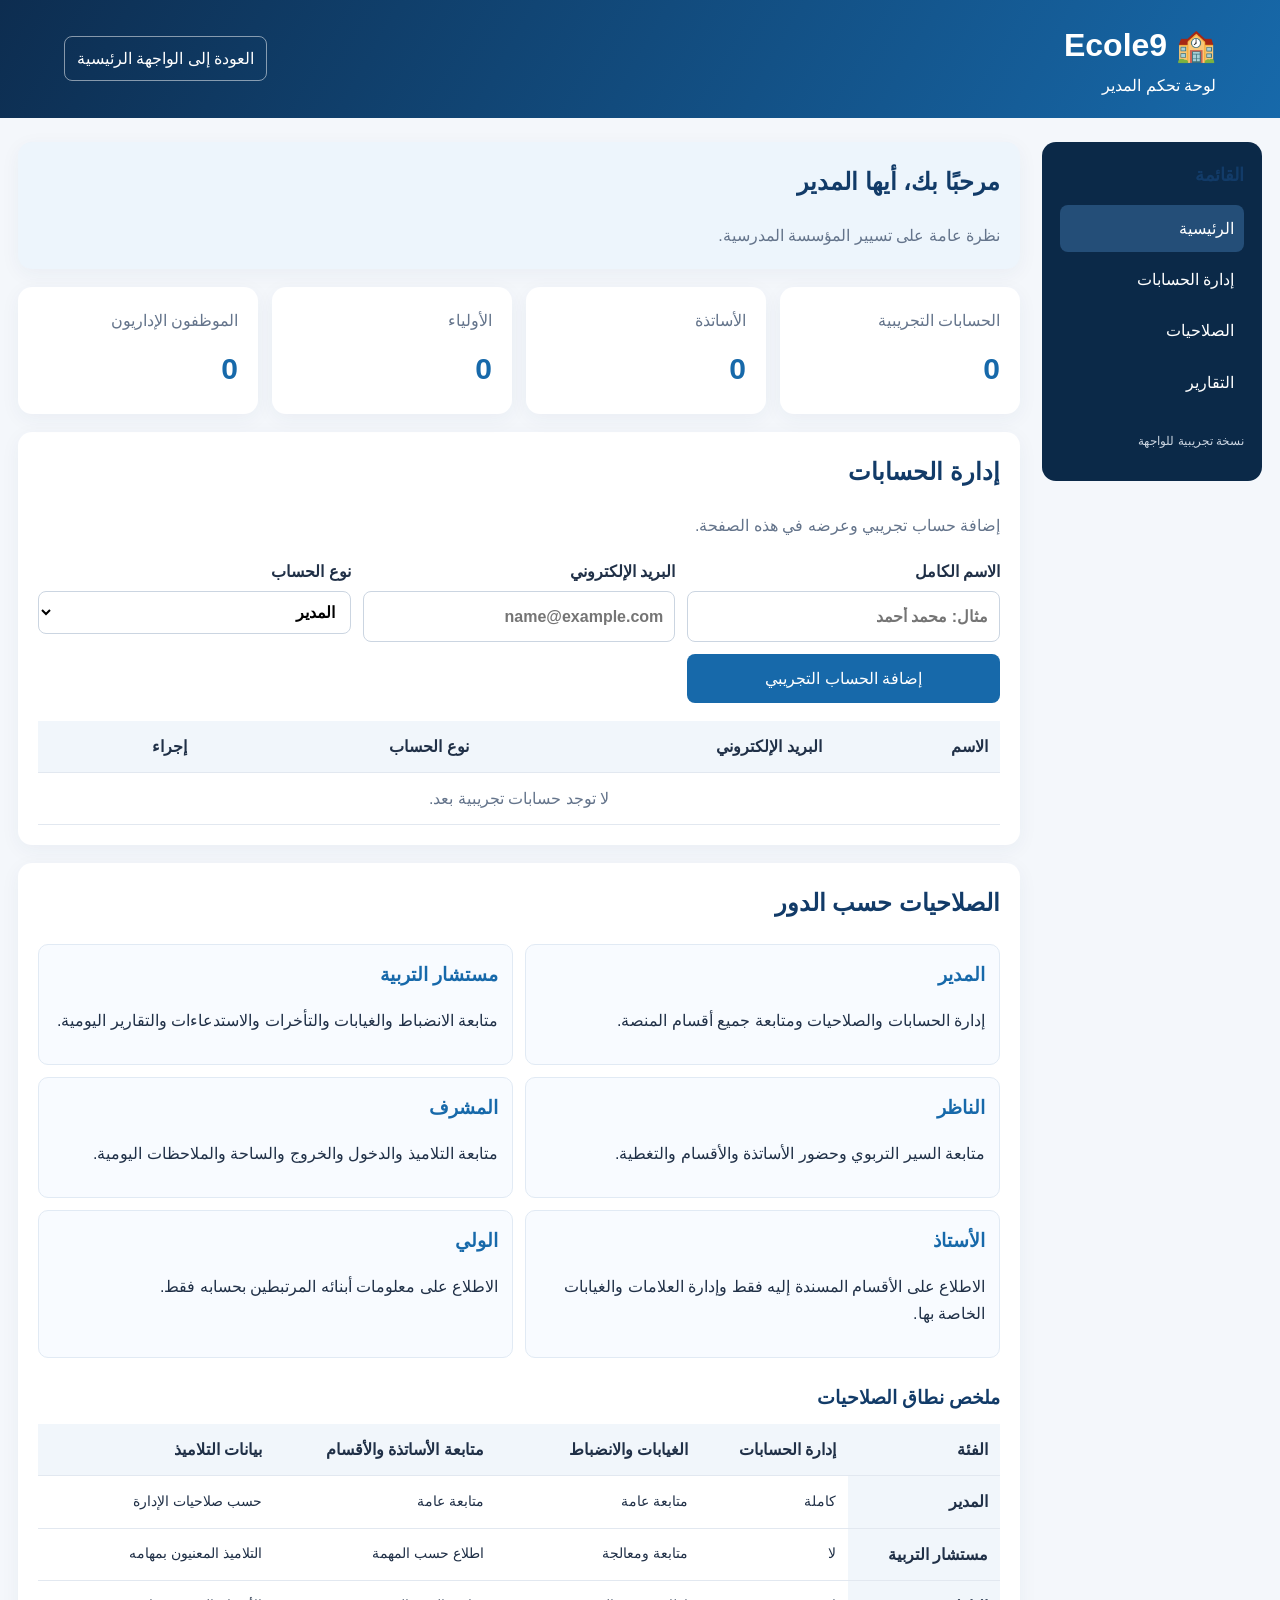
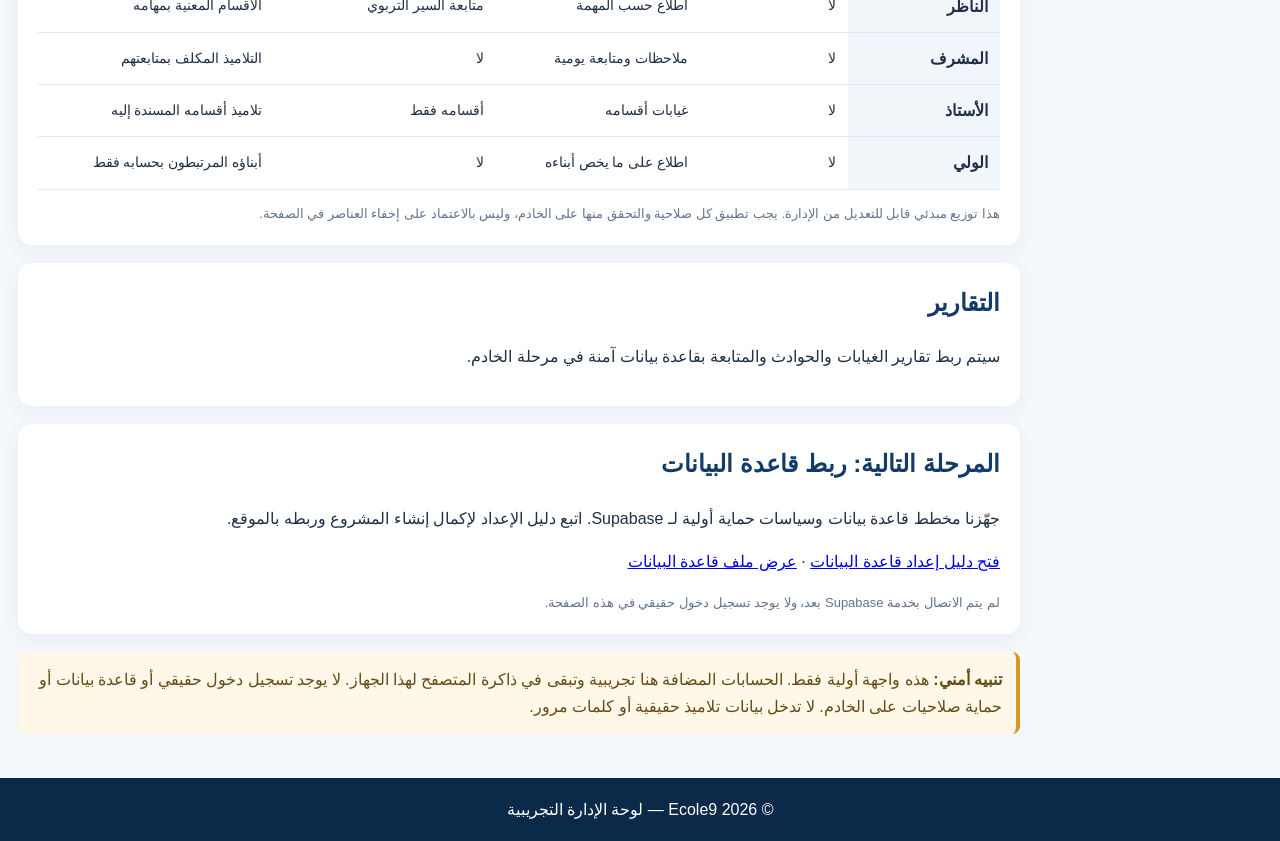
<file: admin.html>
<!DOCTYPE html>
<html lang="ar" dir="rtl">
<head>
<meta charset="UTF-8"><meta name="viewport" content="width=device-width, initial-scale=1">
<meta name="description" content="لوحة إدارة منصة Ecole9"><title>Ecole9 | لوحة المدير</title>
<link rel="stylesheet" href="admin.css">
</head>
<body>
<header class="topbar"><div><h1>🏫 Ecole9</h1><p>لوحة تحكم المدير</p></div><a class="back" href="index.html">العودة إلى الواجهة الرئيسية</a></header>
<div class="layout">
<aside class="sidebar"><h2>القائمة</h2><a class="active" href="#overview">الرئيسية</a><a href="#accounts">إدارة الحسابات</a><a href="#permissions">الصلاحيات</a><a href="#reports">التقارير</a><p class="side-note">نسخة تجريبية للواجهة</p></aside>
<main>
<section id="overview" class="welcome"><h2>مرحبًا بك، أيها المدير</h2><p>نظرة عامة على تسيير المؤسسة المدرسية.</p></section>
<section class="stats">
<article><span>الحسابات التجريبية</span><strong id="totalCount">0</strong></article>
<article><span>الأساتذة</span><strong id="teacherCount">0</strong></article>
<article><span>الأولياء</span><strong id="parentCount">0</strong></article>
<article><span>الموظفون الإداريون</span><strong id="staffCount">0</strong></article>
</section>
<section id="accounts" class="panel">
<div class="section-head"><div><h2>إدارة الحسابات</h2><p>إضافة حساب تجريبي وعرضه في هذه الصفحة.</p></div></div>
<form id="accountForm">
<label>الاسم الكامل<input id="fullName" required maxlength="80" placeholder="مثال: محمد أحمد"></label>
<label>البريد الإلكتروني<input id="email" type="email" required maxlength="120" placeholder="name@example.com"></label>
<label>نوع الحساب<select id="role">
<option value="director">المدير</option>
<option value="counselor">مستشار التربية</option>
<option value="intendant">الناظر</option>
<option value="supervisor">المشرف</option>
<option value="teacher">أستاذ</option>
<option value="parent">ولي</option>
</select></label>
<button type="submit">إضافة الحساب التجريبي</button>
</form>
<div class="table-wrap"><table><thead><tr><th>الاسم</th><th>البريد الإلكتروني</th><th>نوع الحساب</th><th>إجراء</th></tr></thead><tbody id="accountRows"><tr><td colspan="4" class="empty">لا توجد حسابات تجريبية بعد.</td></tr></tbody></table></div>
</section>
<section id="permissions" class="panel"><h2>الصلاحيات حسب الدور</h2><div class="permission-grid">
<article><h3>المدير</h3><p>إدارة الحسابات والصلاحيات ومتابعة جميع أقسام المنصة.</p></article>
<article><h3>مستشار التربية</h3><p>متابعة الانضباط والغيابات والتأخرات والاستدعاءات والتقارير اليومية.</p></article>
<article><h3>الناظر</h3><p>متابعة السير التربوي وحضور الأساتذة والأقسام والتغطية.</p></article>
<article><h3>المشرف</h3><p>متابعة التلاميذ والدخول والخروج والساحة والملاحظات اليومية.</p></article>
<article><h3>الأستاذ</h3><p>الاطلاع على الأقسام المسندة إليه فقط وإدارة العلامات والغيابات الخاصة بها.</p></article>
<article><h3>الولي</h3><p>الاطلاع على معلومات أبنائه المرتبطين بحسابه فقط.</p></article>
</div>
<h3 class="matrix-title">ملخص نطاق الصلاحيات</h3>
<div class="table-wrap"><table class="permission-table">
<thead><tr><th>الفئة</th><th>إدارة الحسابات</th><th>الغيابات والانضباط</th><th>متابعة الأساتذة والأقسام</th><th>بيانات التلاميذ</th></tr></thead>
<tbody>
<tr><th>المدير</th><td>كاملة</td><td>متابعة عامة</td><td>متابعة عامة</td><td>حسب صلاحيات الإدارة</td></tr>
<tr><th>مستشار التربية</th><td>لا</td><td>متابعة ومعالجة</td><td>اطلاع حسب المهمة</td><td>التلاميذ المعنيون بمهامه</td></tr>
<tr><th>الناظر</th><td>لا</td><td>اطلاع حسب المهمة</td><td>متابعة السير التربوي</td><td>الأقسام المعنية بمهامه</td></tr>
<tr><th>المشرف</th><td>لا</td><td>ملاحظات ومتابعة يومية</td><td>لا</td><td>التلاميذ المكلف بمتابعتهم</td></tr>
<tr><th>الأستاذ</th><td>لا</td><td>غيابات أقسامه</td><td>أقسامه فقط</td><td>تلاميذ أقسامه المسندة إليه</td></tr>
<tr><th>الولي</th><td>لا</td><td>اطلاع على ما يخص أبناءه</td><td>لا</td><td>أبناؤه المرتبطون بحسابه فقط</td></tr>
</tbody></table></div>
<p class="matrix-note">هذا توزيع مبدئي قابل للتعديل من الإدارة. يجب تطبيق كل صلاحية والتحقق منها على الخادم، وليس بالاعتماد على إخفاء العناصر في الصفحة.</p>
</section>
<section id="reports" class="panel"><h2>التقارير</h2><p>سيتم ربط تقارير الغيابات والحوادث والمتابعة بقاعدة بيانات آمنة في مرحلة الخادم.</p></section>
<section class="panel" id="database-setup"><h2>المرحلة التالية: ربط قاعدة البيانات</h2><p>جهّزنا مخطط قاعدة بيانات وسياسات حماية أولية لـ Supabase. اتبع دليل الإعداد لإكمال إنشاء المشروع وربطه بالموقع.</p><p><a href="SUPABASE-SETUP.md" target="_blank" rel="noopener">فتح دليل إعداد قاعدة البيانات</a> · <a href="supabase/schema.sql" target="_blank" rel="noopener">عرض ملف قاعدة البيانات</a></p><p class="matrix-note">لم يتم الاتصال بخدمة Supabase بعد، ولا يوجد تسجيل دخول حقيقي في هذه الصفحة.</p></section>
<p class="warning"><strong>تنبيه أمني:</strong> هذه واجهة أولية فقط. الحسابات المضافة هنا تجريبية وتبقى في ذاكرة المتصفح لهذا الجهاز. لا يوجد تسجيل دخول حقيقي أو قاعدة بيانات أو حماية صلاحيات على الخادم. لا تدخل بيانات تلاميذ حقيقية أو كلمات مرور.</p>
</main></div>
<footer>© 2026 Ecole9 — لوحة الإدارة التجريبية</footer>
<script src="admin.js"></script>
</body></html>
</file>
<file: admin.css>
:root{--navy:#123b68;--blue:#1769aa;--pale:#edf5fc;--ink:#203047;--muted:#64748b}*{box-sizing:border-box}body{margin:0;font-family:Tahoma,Arial,sans-serif;background:#f4f7fb;color:var(--ink);line-height:1.7}.topbar{background:linear-gradient(120deg,#0d2d50,#1769aa);color:white;padding:18px 5%;display:flex;align-items:center;justify-content:space-between;gap:16px}.topbar h1{margin:0}.topbar p{margin:0}.back{color:white;border:1px solid #ffffff80;padding:8px 12px;border-radius:8px;text-decoration:none}.layout{display:grid;grid-template-columns:220px 1fr;gap:22px;max-width:1300px;margin:24px auto;padding:0 18px}.sidebar{background:#0b2948;color:white;padding:18px;border-radius:14px;height:max-content;position:sticky;top:15px}.sidebar h2{font-size:18px}.sidebar a{display:block;color:white;text-decoration:none;padding:10px;border-radius:8px;margin:4px 0}.sidebar a:hover,.sidebar a.active{background:#244e78}.side-note{font-size:12px;color:#cbd5e1;margin-top:25px}.welcome,.panel,.stats article{background:white;border-radius:14px;padding:20px;box-shadow:0 5px 20px #1e3a5f0d}.welcome{background:var(--pale)}h2{color:var(--navy);margin-top:0}.welcome p,.section-head p{margin-bottom:0;color:var(--muted)}.stats{display:grid;grid-template-columns:repeat(4,1fr);gap:14px;margin:18px 0}.stats article{display:flex;flex-direction:column;gap:8px}.stats span{color:var(--muted)}.stats strong{font-size:30px;color:var(--blue)}.panel{margin:18px 0}.section-head{display:flex;justify-content:space-between;align-items:center}form{display:grid;grid-template-columns:repeat(3,1fr);gap:12px;margin:18px 0}label{display:flex;flex-direction:column;gap:6px;font-weight:bold}input,select{width:100%;padding:11px;border:1px solid #cbd5e1;border-radius:8px;font:inherit;background:white}button{border:0;border-radius:8px;background:var(--blue);color:white;padding:11px 16px;font:inherit;cursor:pointer;align-self:end}button:hover{background:#0d4f86}.table-wrap{overflow-x:auto}table{width:100%;border-collapse:collapse;min-width:560px}th,td{text-align:right;padding:12px;border-bottom:1px solid #e2e8f0}th{background:#f1f6fb}.empty{text-align:center;color:var(--muted)}.delete{background:#a83232;padding:6px 10px}.permission-grid{display:grid;grid-template-columns:repeat(2,1fr);gap:12px}.permission-grid article{background:#f8fbff;border:1px solid #e1eaf4;border-radius:10px;padding:14px}.permission-grid h3{color:var(--blue);margin:0}.warning{background:#fff8e8;border-right:4px solid #d49a25;padding:14px;border-radius:8px;color:#654b17}footer{text-align:center;background:#0b2948;color:white;padding:18px;margin-top:28px}@media(max-width:850px){.layout{grid-template-columns:1fr}.sidebar{position:static}.sidebar a{display:inline-block}.stats{grid-template-columns:repeat(2,1fr)}form{grid-template-columns:1fr}.permission-grid{grid-template-columns:1fr}}@media(max-width:500px){.topbar{align-items:flex-start;flex-direction:column}.stats{grid-template-columns:1fr 1fr}}
.matrix-title{margin:24px 0 10px;color:var(--navy)}.permission-table{min-width:760px}.permission-table th{white-space:nowrap}.permission-table td{font-size:14px}.matrix-note{color:var(--muted);font-size:13px;margin-bottom:0}
</file>
